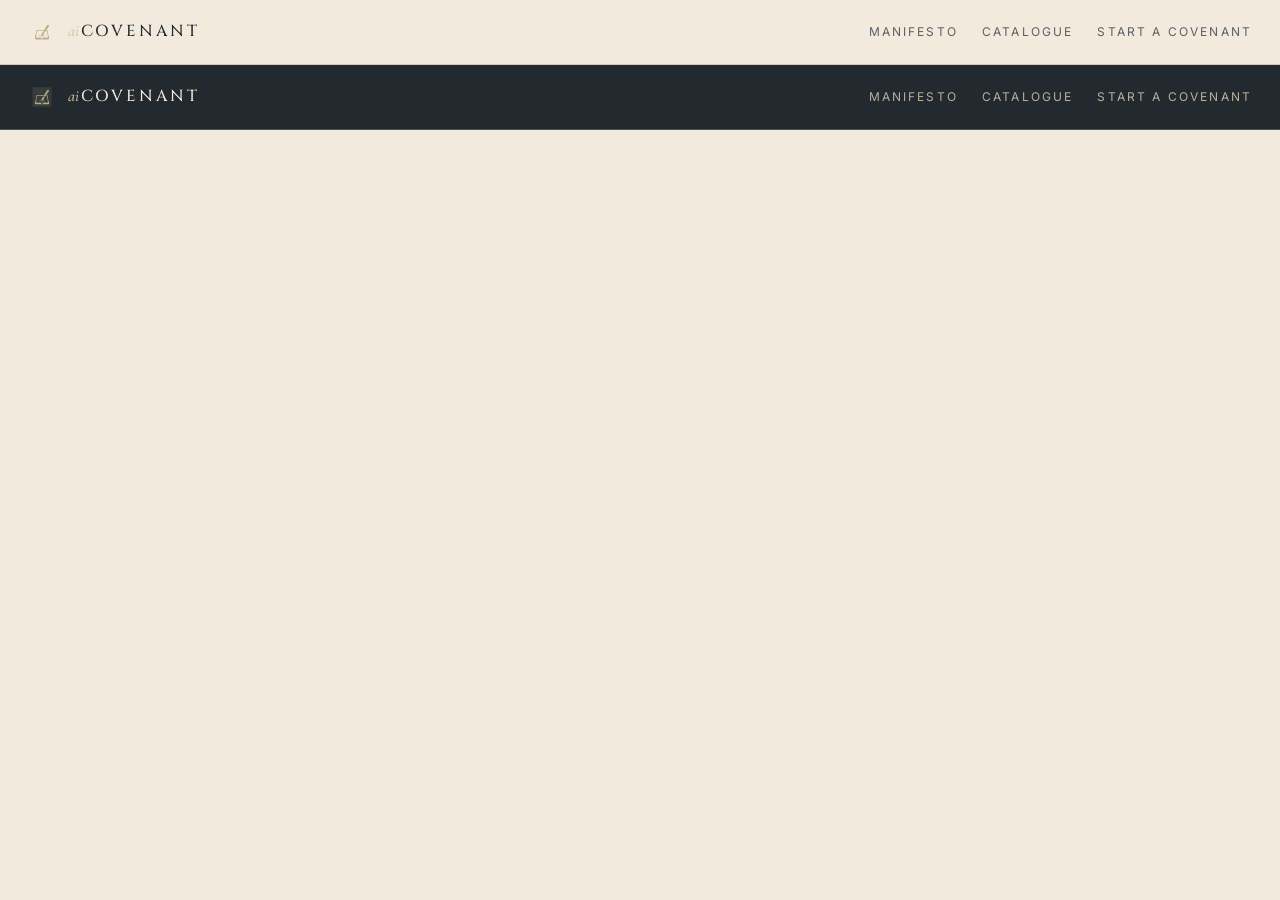
<file: design-handoff/aicovenants-design-system/project/preview/brand-header-lockup.html>
<!doctype html>
<html lang="en">
<head>
<meta charset="utf-8" />
<title>aiCOVENANTS — Header lockup</title>
<link rel="stylesheet" href="../colors_and_type.css" />
<style>
  body { margin: 0; background: var(--bg); color: var(--fg); font-family: var(--font-body); }
  .bar { display: flex; align-items: center; padding: 18px 28px; border-bottom: 1px solid var(--rule); }
  .bar.dark { background: var(--obsidian); color: var(--soft-ivory); border-color: var(--rule-on-dark); }
  .lockup { display: flex; align-items: center; gap: 12px; }
  .lockup img { width: 28px; height: 28px; object-fit: contain; }
  .word { font-family: var(--font-archival); font-size: 16px; letter-spacing: var(--track-archival); font-weight: 500; text-transform: uppercase; }
  .ai { font-family: var(--font-display); text-transform: lowercase; letter-spacing: 0.02em; font-weight: 500; font-style: italic; margin-right: 0.06em; color: var(--stone-gold); }
  nav { margin-left: auto; display: flex; gap: 24px; font-size: 12px; text-transform: uppercase; letter-spacing: var(--track-archival); color: var(--fg-muted); }
  .dark nav { color: #B6B0A2; }
</style>
</head>
<body>
  <div class="bar">
    <div class="lockup">
      <img src="../assets/mark-on-ivory.png" alt="" />
      <span class="word"><span class="ai">ai</span>COVENANT</span>
    </div>
    <nav><span>Manifesto</span><span>Catalogue</span><span>Start a covenant</span></nav>
  </div>
  <div class="bar dark">
    <div class="lockup">
      <img src="../assets/mark-on-charcoal.png" alt="" />
      <span class="word"><span class="ai">ai</span>COVENANT</span>
    </div>
    <nav><span>Manifesto</span><span>Catalogue</span><span>Start a covenant</span></nav>
  </div>
</body>
</html>
</file>
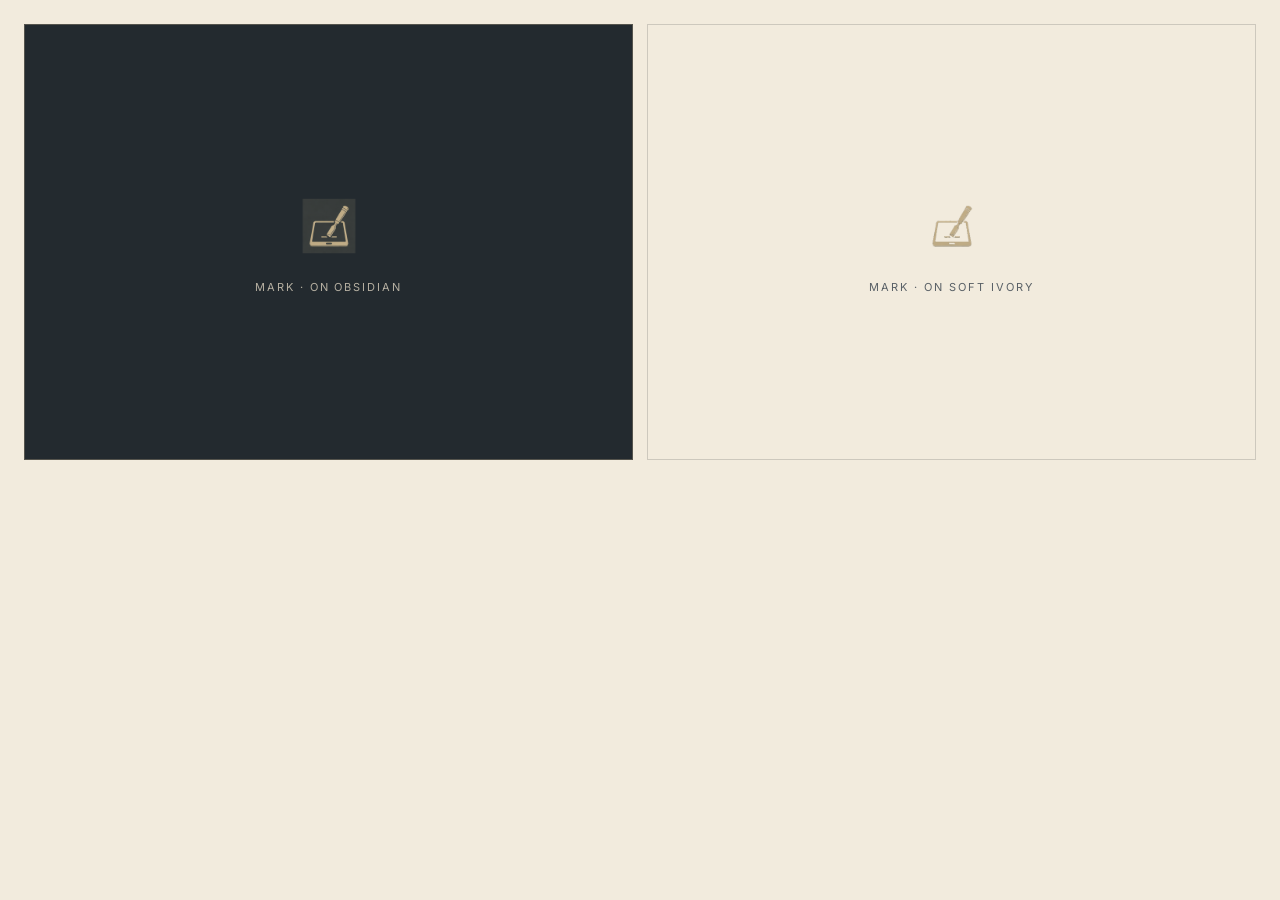
<file: design-handoff/aicovenants-design-system/project/preview/brand-mark.html>
<!doctype html>
<html lang="en">
<head>
<meta charset="utf-8" />
<title>aiCOVENANTS — Brand mark</title>
<link rel="stylesheet" href="../colors_and_type.css" />
<style>
  body { margin: 0; padding: 24px; background: var(--bg); color: var(--fg); font-family: var(--font-body); display: grid; grid-template-columns: 1fr 1fr; gap: 14px; }
  .panel { aspect-ratio: 1.4 / 1; display: flex; flex-direction: column; align-items: center; justify-content: center; gap: 14px; border: 1px solid var(--rule); }
  .panel.dark { background: var(--obsidian); color: var(--soft-ivory); border-color: var(--rule-on-dark); }
  .panel img { height: 78px; width: auto; }
  .lbl { font-size: 11px; text-transform: uppercase; letter-spacing: var(--track-archival); color: var(--fg-muted); }
  .panel.dark .lbl { color: #B6B0A2; }
</style>
</head>
<body>
  <div class="panel dark">
    <img src="../assets/mark-on-charcoal.png" alt="" />
    <span class="lbl">Mark · on Obsidian</span>
  </div>
  <div class="panel">
    <img src="../assets/mark-on-ivory.png" alt="" />
    <span class="lbl">Mark · on Soft Ivory</span>
  </div>
</body>
</html>
</file>
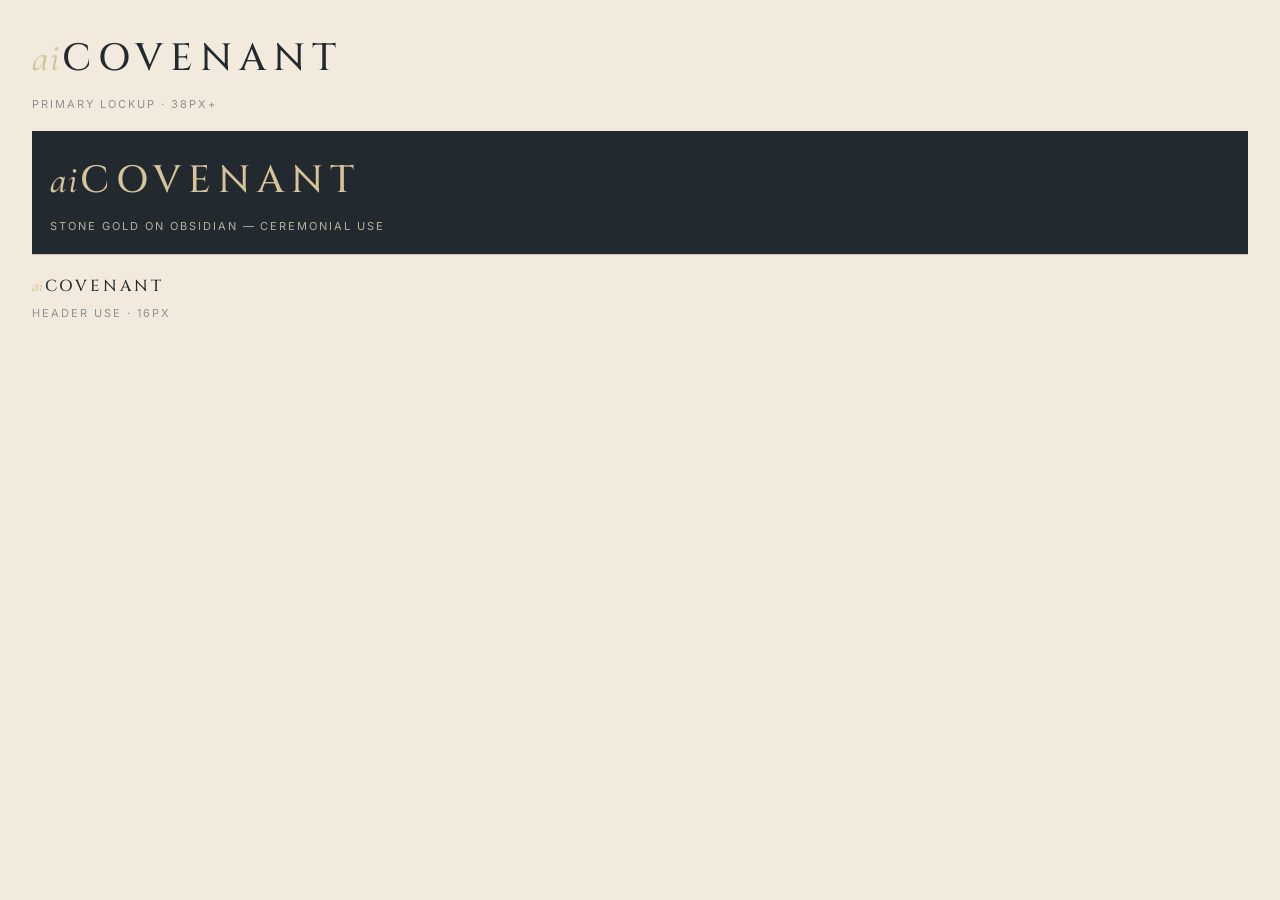
<file: design-handoff/aicovenants-design-system/project/preview/brand-wordmark.html>
<!doctype html>
<html lang="en">
<head>
<meta charset="utf-8" />
<title>aiCOVENANTS — Wordmark</title>
<link rel="stylesheet" href="../colors_and_type.css" />
<style>
  body { margin: 0; padding: 28px 32px; background: var(--bg); color: var(--fg); font-family: var(--font-body); }
  .row { padding: 18px 0; border-top: 1px solid var(--rule); }
  .row:first-of-type { border-top: 0; padding-top: 0; }
  .word { font-family: var(--font-archival); letter-spacing: var(--track-archival); font-weight: 500; text-transform: uppercase; }
  .ai { font-family: var(--font-display); text-transform: lowercase; letter-spacing: 0.02em; font-weight: 500; font-style: italic; margin-right: 0.06em; color: var(--stone-gold); }
  .meta { font-size: 11px; color: var(--fg-quiet); text-transform: uppercase; letter-spacing: var(--track-archival); margin-top: 6px; display: block; }
  .dark { background: var(--obsidian); color: var(--soft-ivory); padding: 18px; }
</style>
</head>
<body>
  <div class="row">
    <span class="word" style="font-size: 38px;"><span class="ai">ai</span>COVENANT</span>
    <span class="meta">Primary lockup · 38px+</span>
  </div>
  <div class="row dark">
    <span class="word" style="font-size: 38px; color: var(--stone-gold);"><span class="ai">ai</span>COVENANT</span>
    <span class="meta" style="color:#B6B0A2">Stone Gold on Obsidian — ceremonial use</span>
  </div>
  <div class="row">
    <span class="word" style="font-size: 16px;"><span class="ai">ai</span>COVENANT</span>
    <span class="meta">Header use · 16px</span>
  </div>
</body>
</html>
</file>
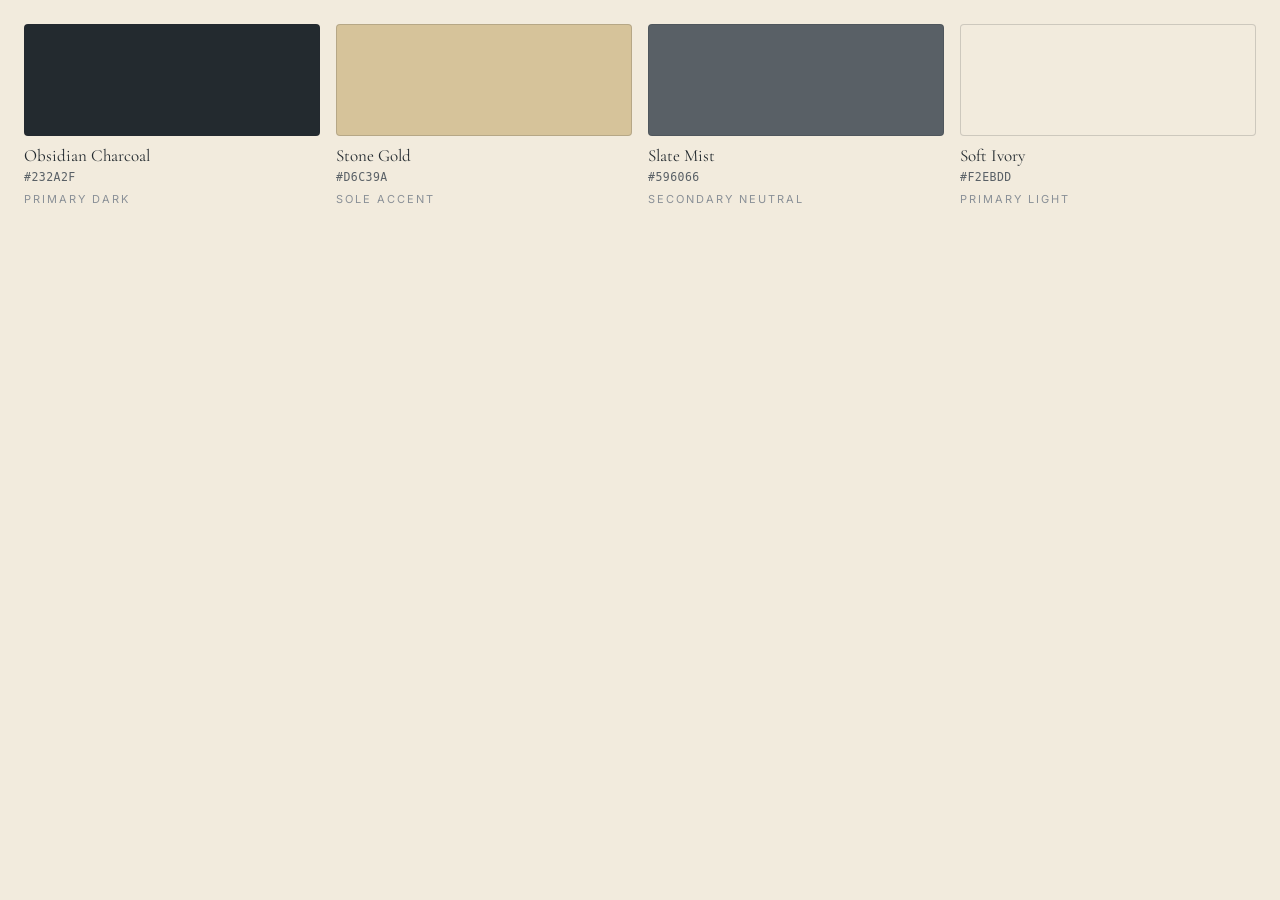
<file: design-handoff/aicovenants-design-system/project/preview/colors-palette.html>
<!doctype html>
<html lang="en">
<head>
<meta charset="utf-8" />
<title>aiCOVENANTS — Palette</title>
<link rel="stylesheet" href="../colors_and_type.css" />
<style>
  body { margin: 0; padding: 24px; background: var(--bg); }
  .grid { display: grid; grid-template-columns: repeat(4, 1fr); gap: 16px; }
  .swatch { display: flex; flex-direction: column; }
  .chip {
    height: 110px; border: 1px solid var(--rule); border-radius: var(--r-2);
  }
  .meta-row { display: flex; flex-direction: column; gap: 2px; padding-top: 10px; }
  .name { font-family: var(--font-display); font-size: 17px; line-height: 1.2; color: var(--fg); }
  .hex { font-family: var(--font-mono); font-size: 11.5px; color: var(--fg-muted); letter-spacing: 0.04em; }
  .role { font-family: var(--font-body); font-size: 11px; color: var(--fg-quiet); text-transform: uppercase; letter-spacing: var(--track-archival); margin-top: 2px; }
</style>
</head>
<body>
<div class="grid">
  <div class="swatch">
    <div class="chip" style="background:#232A2F"></div>
    <div class="meta-row">
      <span class="name">Obsidian Charcoal</span>
      <span class="hex">#232A2F</span>
      <span class="role">Primary dark</span>
    </div>
  </div>
  <div class="swatch">
    <div class="chip" style="background:#D6C39A"></div>
    <div class="meta-row">
      <span class="name">Stone Gold</span>
      <span class="hex">#D6C39A</span>
      <span class="role">Sole accent</span>
    </div>
  </div>
  <div class="swatch">
    <div class="chip" style="background:#596066"></div>
    <div class="meta-row">
      <span class="name">Slate Mist</span>
      <span class="hex">#596066</span>
      <span class="role">Secondary neutral</span>
    </div>
  </div>
  <div class="swatch">
    <div class="chip" style="background:#F2EBDD"></div>
    <div class="meta-row">
      <span class="name">Soft Ivory</span>
      <span class="hex">#F2EBDD</span>
      <span class="role">Primary light</span>
    </div>
  </div>
</div>
</body>
</html>
</file>
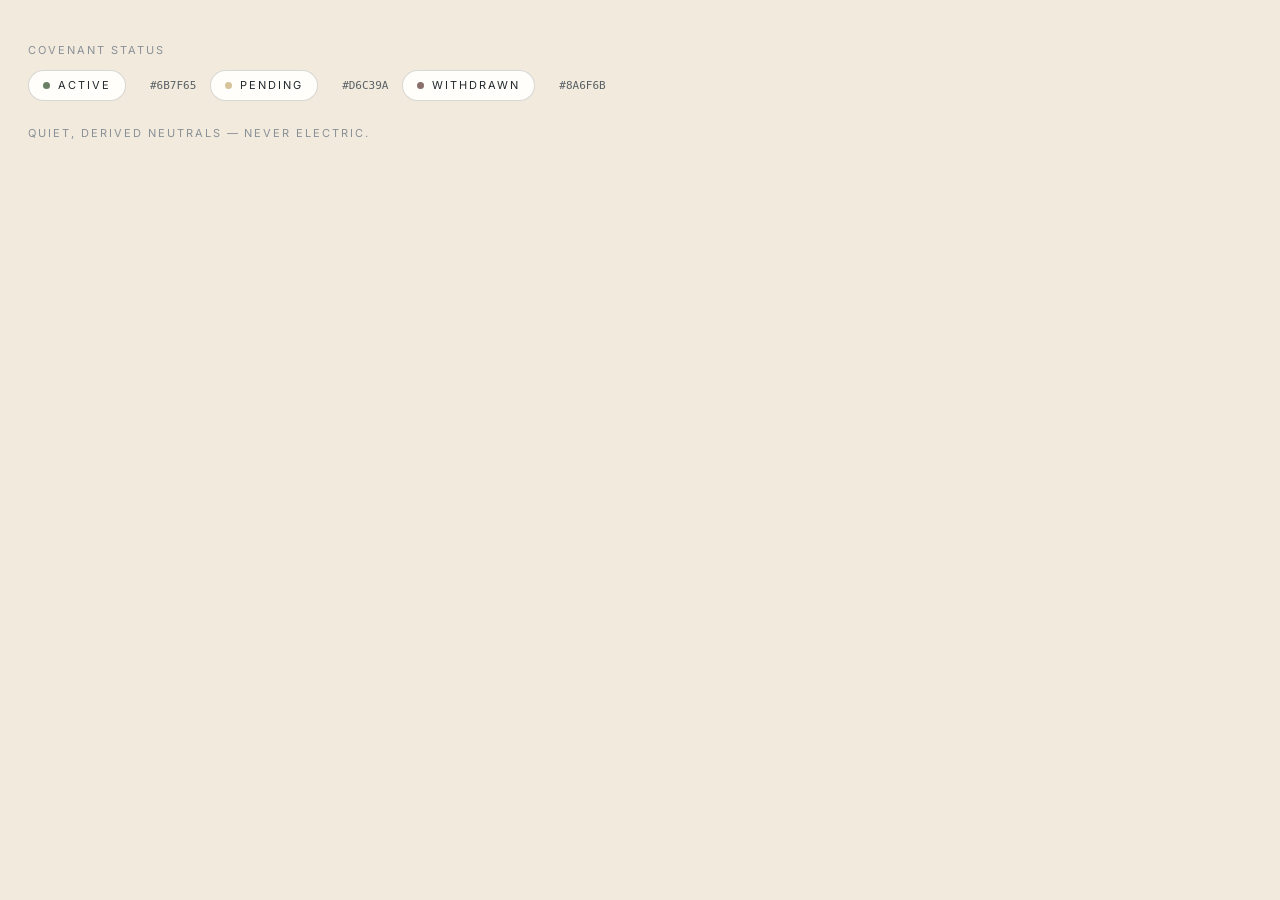
<file: design-handoff/aicovenants-design-system/project/preview/colors-status.html>
<!doctype html>
<html lang="en">
<head>
<meta charset="utf-8" />
<title>aiCOVENANTS — Status colours</title>
<link rel="stylesheet" href="../colors_and_type.css" />
<style>
  body { margin: 0; padding: 28px; background: var(--bg); font-family: var(--font-body); color: var(--fg); }
  .row { display: flex; gap: 14px; flex-wrap: wrap; align-items: center; }
  .chip {
    display: inline-flex; align-items: center; gap: 8px;
    border-radius: var(--r-pill);
    padding: 6px 14px;
    font-size: 11px; text-transform: uppercase; letter-spacing: var(--track-archival);
    border: 1px solid var(--rule);
    background: var(--surface);
  }
  .dot { width: 7px; height: 7px; border-radius: 50%; display: inline-block; }
  .label { font-size: 11px; color: var(--fg-quiet); text-transform: uppercase; letter-spacing: var(--track-archival); margin-top: 14px; display: block; }
  .hex { font-family: var(--font-mono); font-size: 11px; color: var(--fg-muted); margin-left: 10px; }
</style>
</head>
<body>
  <span class="label">Covenant status</span>
  <div class="row" style="margin-top:10px">
    <span class="chip"><span class="dot" style="background:#6B7F65"></span>Active</span>
    <span class="hex">#6B7F65</span>
    <span class="chip"><span class="dot" style="background:#D6C39A"></span>Pending</span>
    <span class="hex">#D6C39A</span>
    <span class="chip"><span class="dot" style="background:#8A6F6B"></span>Withdrawn</span>
    <span class="hex">#8A6F6B</span>
  </div>
  <span class="label" style="margin-top:24px">Quiet, derived neutrals — never electric.</span>
</body>
</html>
</file>
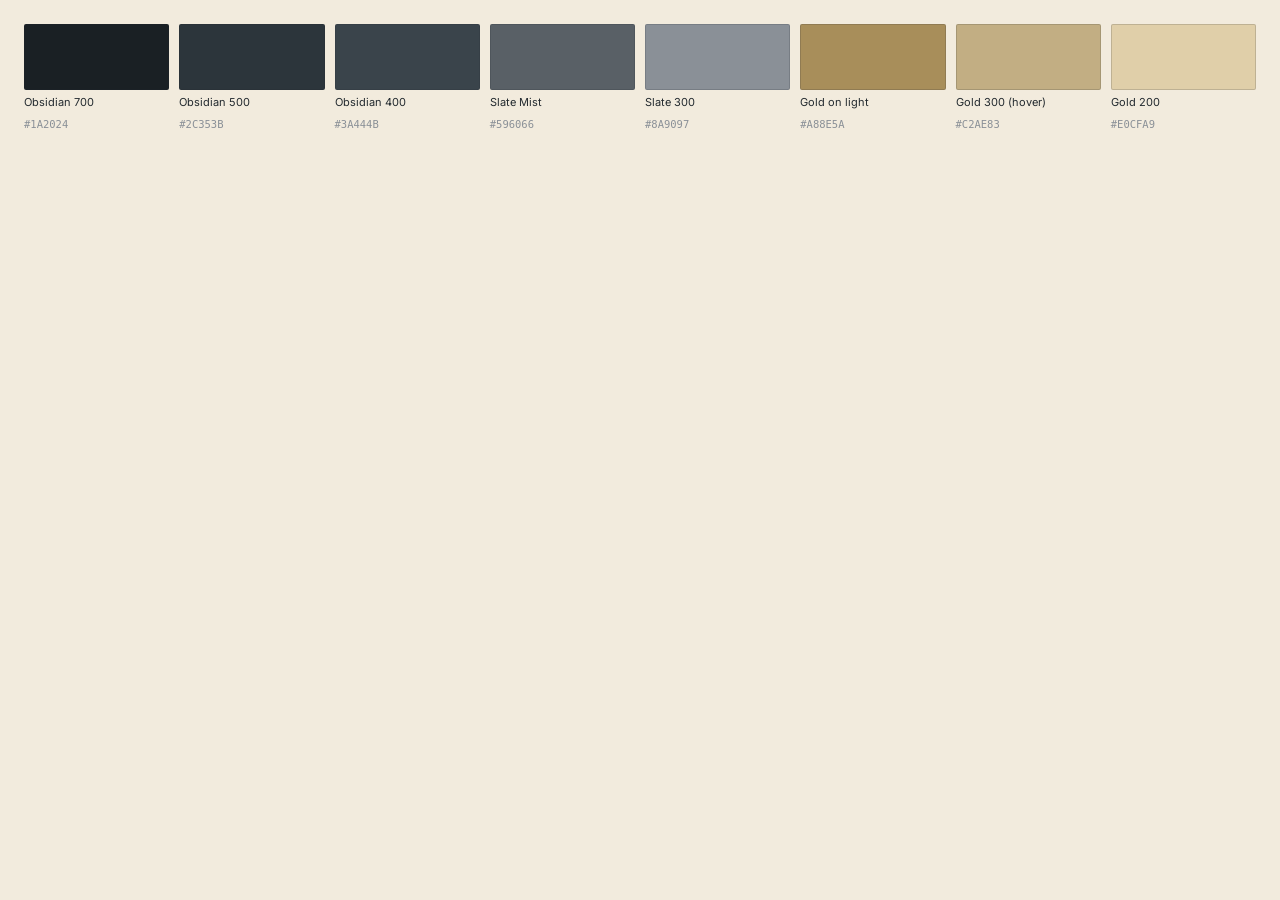
<file: design-handoff/aicovenants-design-system/project/preview/colors-tonal.html>
<!doctype html>
<html lang="en">
<head>
<meta charset="utf-8" />
<title>aiCOVENANTS — Tonal extensions</title>
<link rel="stylesheet" href="../colors_and_type.css" />
<style>
  body { margin: 0; padding: 24px; background: var(--bg); font-family: var(--font-body); color: var(--fg); }
  .row { display: grid; grid-template-columns: repeat(8, 1fr); gap: 10px; }
  .sw { display: flex; flex-direction: column; gap: 6px; }
  .chip { height: 64px; border: 1px solid var(--rule); border-radius: var(--r-1); }
  .lbl { font-size: 11px; line-height: 1.25; color: var(--fg); }
  .hex { font-family: var(--font-mono); font-size: 10.5px; color: var(--fg-quiet); }
</style>
</head>
<body>
<div class="row">
  <div class="sw"><div class="chip" style="background:#1A2024"></div><span class="lbl">Obsidian 700</span><span class="hex">#1A2024</span></div>
  <div class="sw"><div class="chip" style="background:#2C353B"></div><span class="lbl">Obsidian 500</span><span class="hex">#2C353B</span></div>
  <div class="sw"><div class="chip" style="background:#3A444B"></div><span class="lbl">Obsidian 400</span><span class="hex">#3A444B</span></div>
  <div class="sw"><div class="chip" style="background:#596066"></div><span class="lbl">Slate Mist</span><span class="hex">#596066</span></div>
  <div class="sw"><div class="chip" style="background:#8A9097"></div><span class="lbl">Slate 300</span><span class="hex">#8A9097</span></div>
  <div class="sw"><div class="chip" style="background:#A88E5A"></div><span class="lbl">Gold on light</span><span class="hex">#A88E5A</span></div>
  <div class="sw"><div class="chip" style="background:#C2AE83"></div><span class="lbl">Gold 300 (hover)</span><span class="hex">#C2AE83</span></div>
  <div class="sw"><div class="chip" style="background:#E0CFA9"></div><span class="lbl">Gold 200</span><span class="hex">#E0CFA9</span></div>
</div>
</body>
</html>
</file>
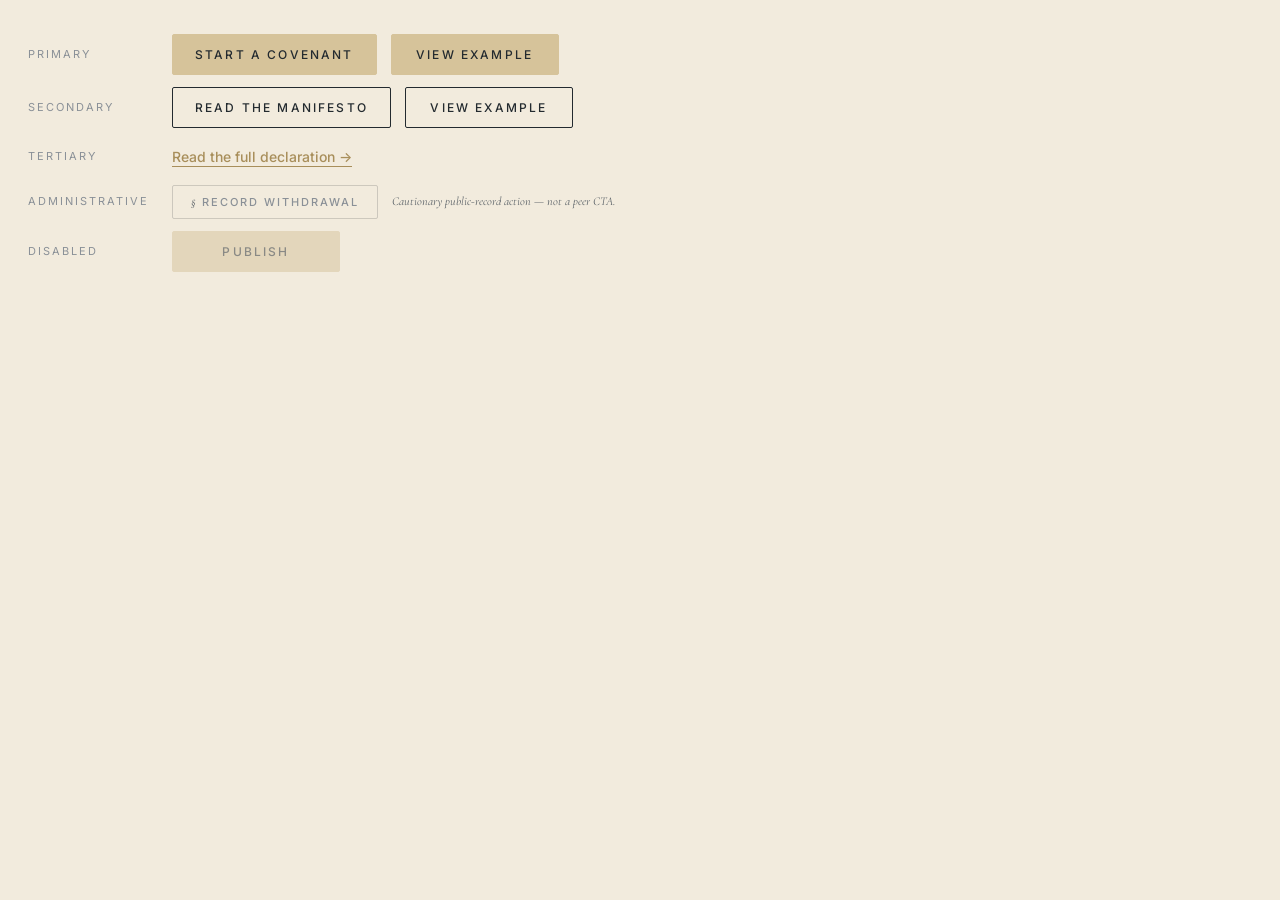
<file: design-handoff/aicovenants-design-system/project/preview/components-buttons.html>
<!doctype html>
<html lang="en">
<head>
<meta charset="utf-8" />
<title>aiCOVENANTS — Buttons</title>
<link rel="stylesheet" href="../colors_and_type.css" />
<style>
  body { margin: 0; padding: 28px; background: var(--bg); color: var(--fg); font-family: var(--font-body); }
  .row { display: flex; gap: 14px; align-items: center; flex-wrap: wrap; padding: 6px 0; }
  .lbl { width: 130px; font-size: 11px; color: var(--fg-quiet); text-transform: uppercase; letter-spacing: var(--track-archival); }
  .btn {
    font-family: var(--font-body);
    font-size: 12px; font-weight: 500;
    text-transform: uppercase; letter-spacing: var(--track-archival);
    padding: 12px 22px;
    min-width: 168px;
    border-radius: var(--r-1);
    border: 1px solid transparent;
    cursor: pointer;
    transition: background var(--dur-quick) var(--ease-archival), color var(--dur-quick) var(--ease-archival), border-color var(--dur-quick) var(--ease-archival);
  }
  .btn-primary { background: var(--stone-gold); color: var(--obsidian); border-color: var(--stone-gold); }
  .btn-primary:hover { background: var(--gold-300); border-color: var(--gold-300); }
  .btn-primary:active { box-shadow: inset 0 0 0 1px rgba(35,42,47,0.35); }
  .btn-secondary { background: transparent; color: var(--obsidian); border-color: var(--obsidian); }
  .btn-secondary:hover { background: var(--obsidian); color: var(--soft-ivory); }
  .btn-administrative {
    background: transparent;
    border: 1px solid var(--rule);
    color: var(--fg-quiet);
    font-size: 11px;
    letter-spacing: var(--track-archival);
    padding: 9px 18px;
    min-width: 0;
    text-transform: uppercase;
    font-weight: 500;
  }
  .btn-administrative .glyph { font-family: var(--font-display); font-style: italic; text-transform: none; letter-spacing: 0; margin-right: 7px; color: var(--fg-muted); }
  .btn-administrative:hover { color: var(--status-withdrawn); border-color: var(--status-withdrawn); background: rgba(138,111,107,0.06); }
  .btn-administrative:hover .glyph { color: var(--status-withdrawn); }
  .btn-text { background: transparent; border: 0; color: var(--accent-on-light); padding: 8px 0; text-transform: none; letter-spacing: 0; font-size: 14px; text-decoration: underline; text-underline-offset: 4px; text-decoration-thickness: 1px; }
  .btn-disabled { opacity: 0.5; cursor: not-allowed; }
</style>
</head>
<body>
  <div class="row"><span class="lbl">Primary</span><button class="btn btn-primary">Start a covenant</button><button class="btn btn-primary">View example</button></div>
  <div class="row"><span class="lbl">Secondary</span><button class="btn btn-secondary">Read the manifesto</button><button class="btn btn-secondary">View example</button></div>
  <div class="row"><span class="lbl">Tertiary</span><button class="btn btn-text">Read the full declaration →</button></div>
  <div class="row"><span class="lbl">Administrative</span><button class="btn btn-administrative"><span class="glyph">§</span>Record withdrawal</button><span class="lbl" style="width:auto;color:var(--fg-muted);text-transform:none;letter-spacing:0;font-size:12px;font-style:italic;font-family:var(--font-display)">Cautionary public-record action — not a peer CTA.</span></div>
  <div class="row"><span class="lbl">Disabled</span><button class="btn btn-primary btn-disabled" disabled>Publish</button></div>
</body>
</html>
</file>
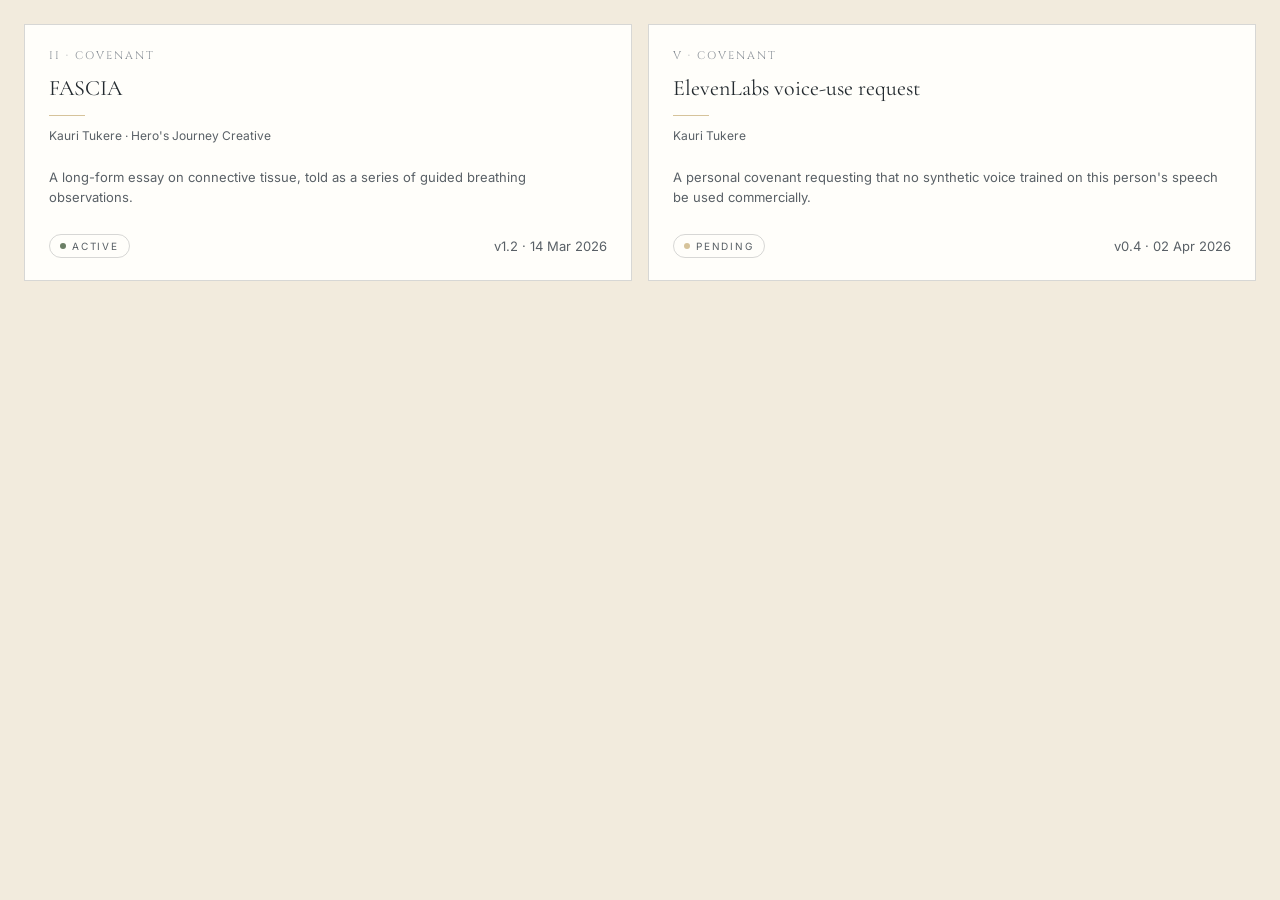
<file: design-handoff/aicovenants-design-system/project/preview/components-card.html>
<!doctype html>
<html lang="en">
<head>
<meta charset="utf-8" />
<title>aiCOVENANTS — Catalogue card</title>
<link rel="stylesheet" href="../colors_and_type.css" />
<style>
  body { margin: 0; padding: 24px; background: var(--bg); color: var(--fg); font-family: var(--font-body); }
  .grid { display: grid; grid-template-columns: 1fr 1fr; gap: 16px; }
  .card {
    border: 1px solid var(--rule);
    background: var(--surface);
    padding: 22px 24px;
    display: flex; flex-direction: column; gap: 10px;
    transition: border-color var(--dur-quick) var(--ease-archival);
  }
  .card:hover { border-color: var(--rule-strong); }
  .roman { font-family: var(--font-archival); font-size: 11px; letter-spacing: var(--track-archival); color: var(--fg-quiet); }
  .title { font-family: var(--font-display); font-size: 22px; line-height: 1.2; color: var(--fg); }
  .creator { font-size: 12px; color: var(--fg-muted); }
  .desc { font-size: 13px; color: var(--fg-muted); line-height: 1.5; }
  .row { display: flex; align-items: center; justify-content: space-between; margin-top: 4px; }
  .chip { display: inline-flex; align-items: center; gap: 6px; border: 1px solid var(--rule); border-radius: var(--r-pill); padding: 3px 10px; font-size: 10px; text-transform: uppercase; letter-spacing: var(--track-archival); color: var(--fg-muted); }
  .dot { width: 6px; height: 6px; border-radius: 50%; }
  .accent-line { height: 1px; background: var(--stone-gold); width: 36px; margin-top: 4px; }
</style>
</head>
<body>
<div class="grid">
  <div class="card">
    <span class="roman">II ·  COVENANT</span>
    <span class="title">FASCIA</span>
    <div class="accent-line"></div>
    <span class="creator">Kauri Tukere · Hero's Journey Creative</span>
    <p class="desc">A long-form essay on connective tissue, told as a series of guided breathing observations.</p>
    <div class="row">
      <span class="chip"><span class="dot" style="background:#6B7F65"></span>Active</span>
      <span class="meta">v1.2 · 14 Mar 2026</span>
    </div>
  </div>
  <div class="card">
    <span class="roman">V ·  COVENANT</span>
    <span class="title">ElevenLabs voice-use request</span>
    <div class="accent-line"></div>
    <span class="creator">Kauri Tukere</span>
    <p class="desc">A personal covenant requesting that no synthetic voice trained on this person's speech be used commercially.</p>
    <div class="row">
      <span class="chip"><span class="dot" style="background:#D6C39A"></span>Pending</span>
      <span class="meta">v0.4 · 02 Apr 2026</span>
    </div>
  </div>
</div>
</body>
</html>
</file>
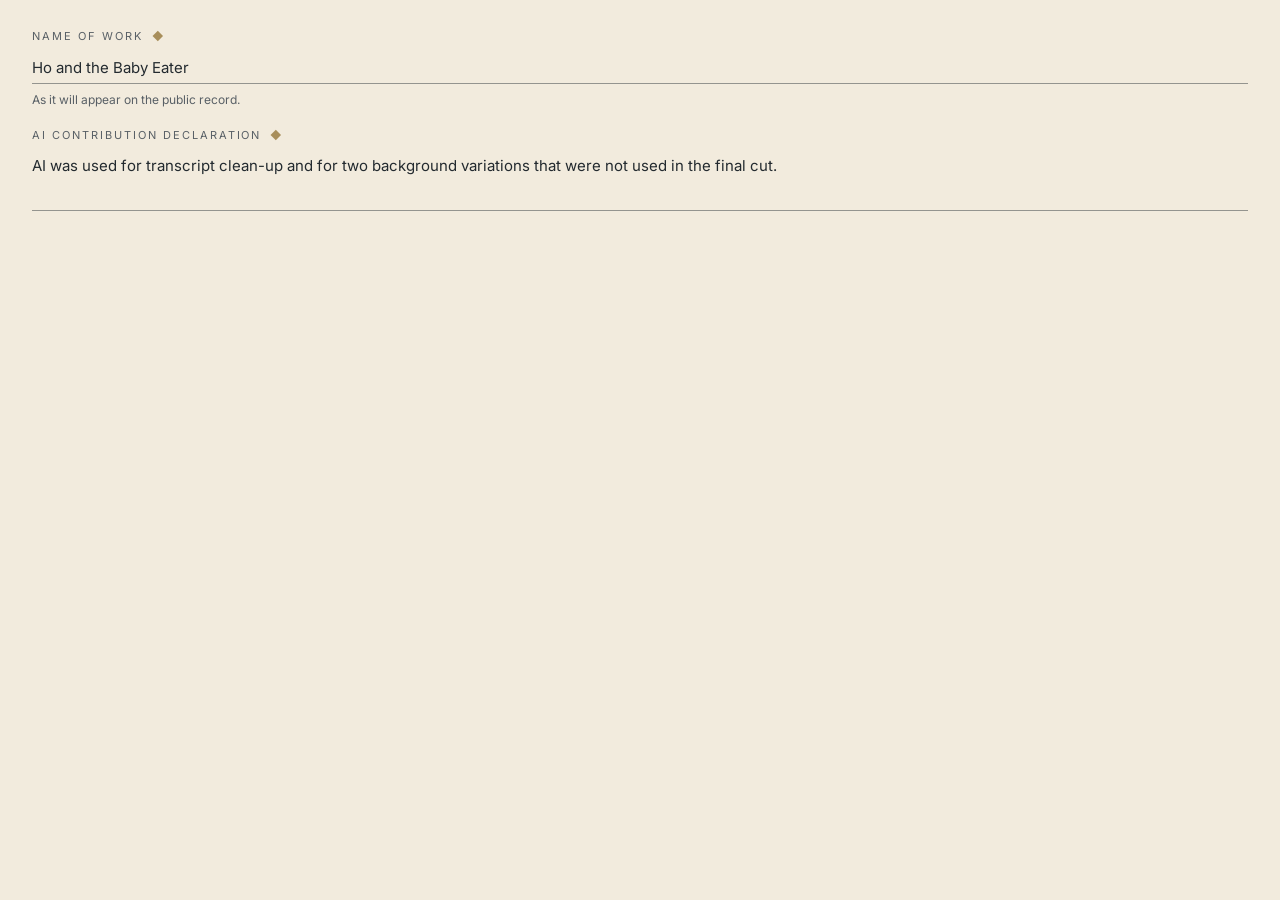
<file: design-handoff/aicovenants-design-system/project/preview/components-forms.html>
<!doctype html>
<html lang="en">
<head>
<meta charset="utf-8" />
<title>aiCOVENANTS — Form fields</title>
<link rel="stylesheet" href="../colors_and_type.css" />
<style>
  body { margin: 0; padding: 28px 32px; background: var(--bg); color: var(--fg); font-family: var(--font-body); }
  .field { display: flex; flex-direction: column; gap: 6px; padding-bottom: 18px; }
  label { font-size: 11px; text-transform: uppercase; letter-spacing: var(--track-archival); color: var(--fg-muted); }
  label .req { color: var(--accent-on-light); margin-left: 4px; }
  input, textarea {
    font-family: var(--font-body); font-size: 15px; color: var(--fg);
    background: transparent;
    border: 0; border-bottom: 1px solid var(--rule-strong);
    padding: 6px 0;
    outline: none;
  }
  input:focus, textarea:focus { border-bottom-color: var(--accent-on-light); }
  textarea { resize: none; min-height: 48px; }
  .help { font-size: 12px; color: var(--fg-muted); }
</style>
</head>
<body>
  <div class="field">
    <label for="work">Name of work <span class="req">◆</span></label>
    <input id="work" type="text" value="Ho and the Baby Eater" />
    <span class="help">As it will appear on the public record.</span>
  </div>
  <div class="field">
    <label for="ai">AI contribution declaration <span class="req">◆</span></label>
    <textarea id="ai">AI was used for transcript clean-up and for two background variations that were not used in the final cut.</textarea>
  </div>
</body>
</html>
</file>
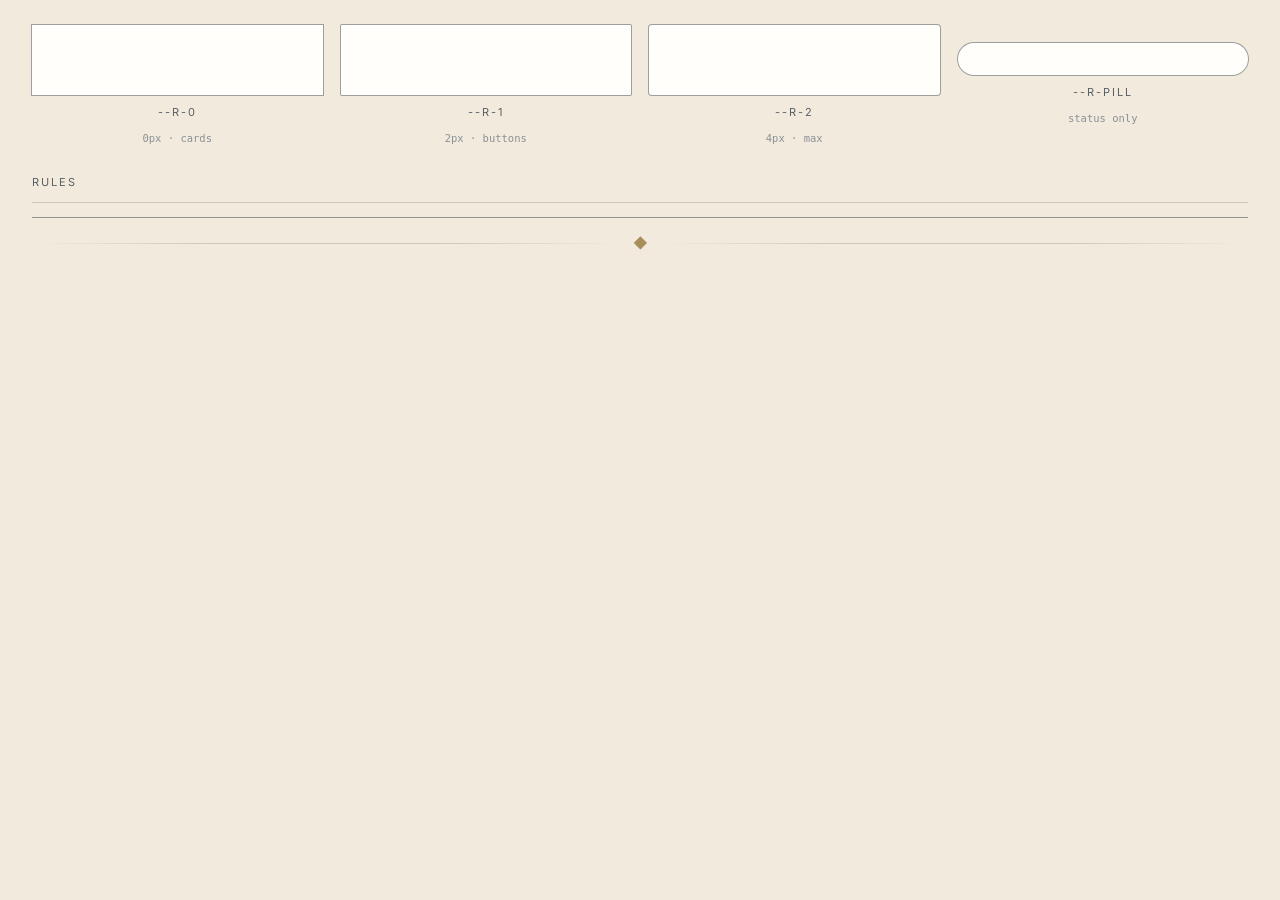
<file: design-handoff/aicovenants-design-system/project/preview/spacing-radii-rules.html>
<!doctype html>
<html lang="en">
<head>
<meta charset="utf-8" />
<title>aiCOVENANTS — Radii & rules</title>
<link rel="stylesheet" href="../colors_and_type.css" />
<style>
  body { margin: 0; padding: 24px 32px; background: var(--bg); color: var(--fg); font-family: var(--font-body); }
  .grid { display: grid; grid-template-columns: repeat(4, 1fr); gap: 18px; }
  .item { display: flex; flex-direction: column; gap: 8px; align-items: center; }
  .swatch { width: 100%; height: 70px; background: var(--surface); border: 1px solid var(--rule-strong); }
  .lbl { font-size: 11px; color: var(--fg-muted); text-transform: uppercase; letter-spacing: var(--track-archival); }
  .meta { font-family: var(--font-mono); font-size: 10.5px; color: var(--fg-quiet); }
  .section { margin-top: 22px; }
  .rule-demo { display: flex; flex-direction: column; gap: 14px; padding-top: 8px; }
  .hairline { height: 1px; background: var(--rule); }
  .hairline-strong { height: 1px; background: var(--rule-strong); }
  .lozenge-row { display: flex; align-items: center; gap: 12px; color: var(--accent-on-light); font-size: 14px; }
  .lozenge-row::before, .lozenge-row::after { content: ""; flex: 1; height: 1px; background: linear-gradient(to right, transparent, var(--rule) 30%, var(--rule) 70%, transparent); }
</style>
</head>
<body>
<div class="grid">
  <div class="item"><div class="swatch" style="border-radius:0"></div><span class="lbl">--r-0</span><span class="meta">0px · cards</span></div>
  <div class="item"><div class="swatch" style="border-radius:2px"></div><span class="lbl">--r-1</span><span class="meta">2px · buttons</span></div>
  <div class="item"><div class="swatch" style="border-radius:4px"></div><span class="lbl">--r-2</span><span class="meta">4px · max</span></div>
  <div class="item"><div class="swatch" style="border-radius:999px; height:32px; margin-top:18px;"></div><span class="lbl">--r-pill</span><span class="meta">status only</span></div>
</div>
<div class="section">
  <span class="lbl">Rules</span>
  <div class="rule-demo">
    <div class="hairline" title="--rule"></div>
    <div class="hairline-strong" title="--rule-strong"></div>
    <div class="lozenge-row">◆</div>
  </div>
</div>
</body>
</html>
</file>
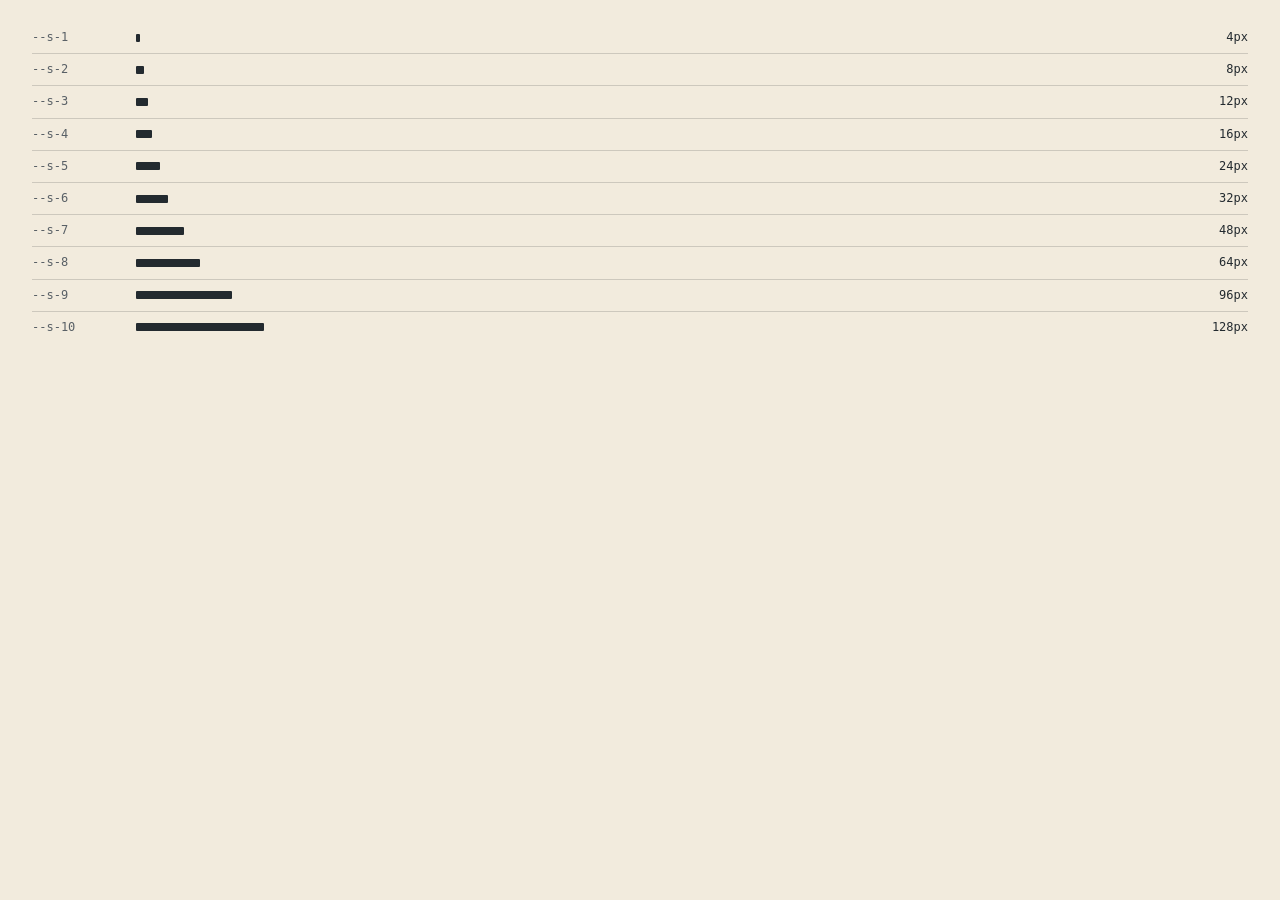
<file: design-handoff/aicovenants-design-system/project/preview/spacing-scale.html>
<!doctype html>
<html lang="en">
<head>
<meta charset="utf-8" />
<title>aiCOVENANTS — Spacing scale</title>
<link rel="stylesheet" href="../colors_and_type.css" />
<style>
  body { margin: 0; padding: 22px 32px; background: var(--bg); color: var(--fg); font-family: var(--font-body); }
  .row { display: grid; grid-template-columns: 90px 1fr 60px; gap: 14px; align-items: center; padding: 6px 0; border-top: 1px solid var(--rule); font-size: 12px; }
  .row:first-of-type { border-top: 0; }
  .token { font-family: var(--font-mono); color: var(--fg-muted); }
  .bar { height: 8px; background: var(--obsidian); border-radius: 1px; }
  .px { font-family: var(--font-mono); color: var(--fg); text-align: right; }
</style>
</head>
<body>
  <div class="row"><span class="token">--s-1</span><div class="bar" style="width:4px"></div><span class="px">4px</span></div>
  <div class="row"><span class="token">--s-2</span><div class="bar" style="width:8px"></div><span class="px">8px</span></div>
  <div class="row"><span class="token">--s-3</span><div class="bar" style="width:12px"></div><span class="px">12px</span></div>
  <div class="row"><span class="token">--s-4</span><div class="bar" style="width:16px"></div><span class="px">16px</span></div>
  <div class="row"><span class="token">--s-5</span><div class="bar" style="width:24px"></div><span class="px">24px</span></div>
  <div class="row"><span class="token">--s-6</span><div class="bar" style="width:32px"></div><span class="px">32px</span></div>
  <div class="row"><span class="token">--s-7</span><div class="bar" style="width:48px"></div><span class="px">48px</span></div>
  <div class="row"><span class="token">--s-8</span><div class="bar" style="width:64px"></div><span class="px">64px</span></div>
  <div class="row"><span class="token">--s-9</span><div class="bar" style="width:96px"></div><span class="px">96px</span></div>
  <div class="row"><span class="token">--s-10</span><div class="bar" style="width:128px"></div><span class="px">128px</span></div>
</body>
</html>
</file>
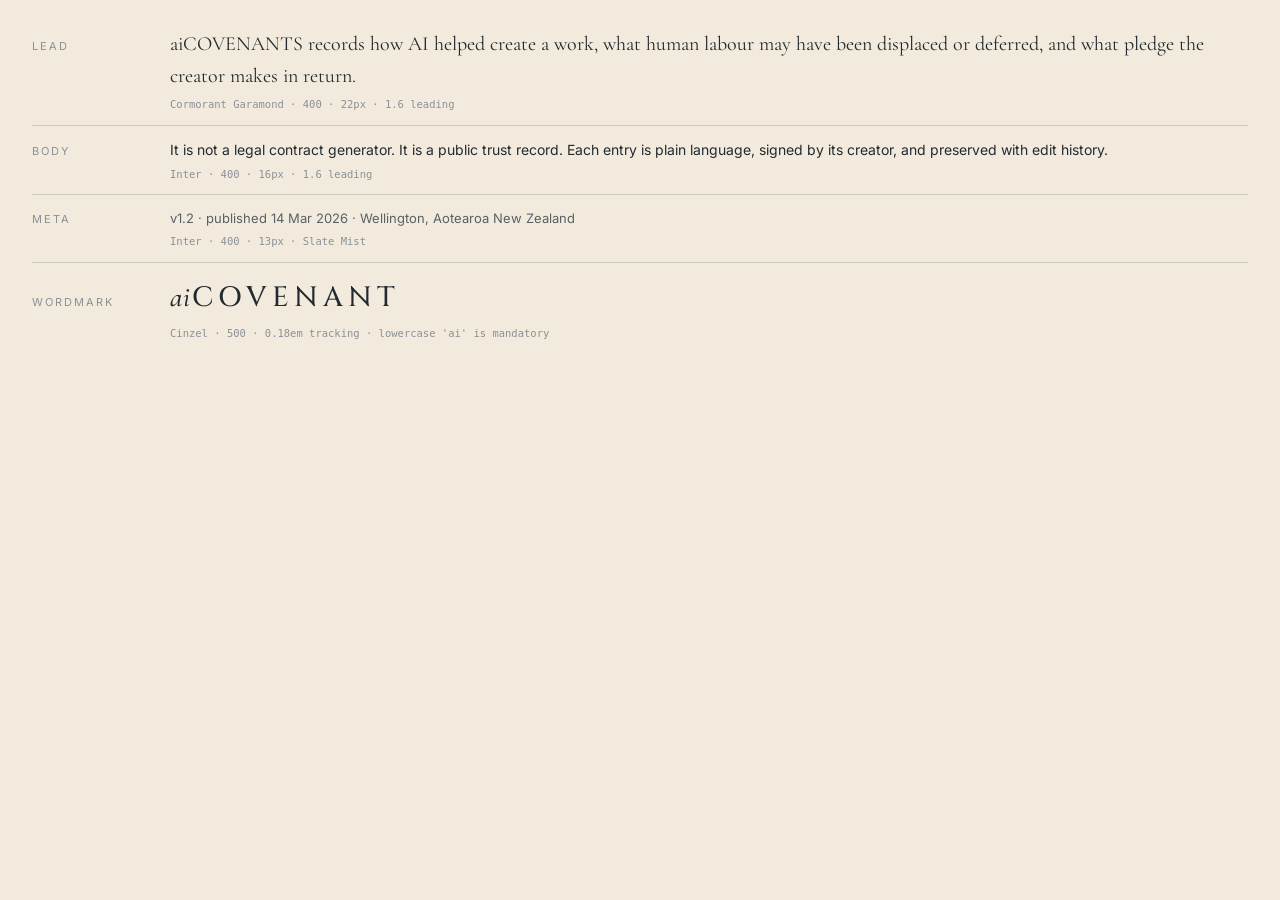
<file: design-handoff/aicovenants-design-system/project/preview/type-body.html>
<!doctype html>
<html lang="en">
<head>
<meta charset="utf-8" />
<title>aiCOVENANTS — Body type</title>
<link rel="stylesheet" href="../colors_and_type.css" />
<style>
  body { margin: 0; padding: 28px 32px; background: var(--bg); color: var(--fg); }
  .specimen { display: grid; grid-template-columns: 110px 1fr; gap: 28px; align-items: baseline; padding: 12px 0; border-top: 1px solid var(--rule); }
  .specimen:first-of-type { border-top: 0; padding-top: 0; }
  .role { font-family: var(--font-body); font-size: 11px; color: var(--fg-quiet); text-transform: uppercase; letter-spacing: var(--track-archival); padding-top: 4px; }
  .meta { display: block; margin-top: 4px; font-family: var(--font-mono); font-size: 10.5px; color: var(--fg-quiet); }
</style>
</head>
<body>
  <div class="specimen">
    <span class="role">Lead</span>
    <div>
      <div style="font-family:var(--font-display); font-size:20px; line-height:1.6; color:var(--fg);">aiCOVENANTS records how AI helped create a work, what human labour may have been displaced or deferred, and what pledge the creator makes in return.</div>
      <span class="meta">Cormorant Garamond · 400 · 22px · 1.6 leading</span>
    </div>
  </div>
  <div class="specimen">
    <span class="role">Body</span>
    <div>
      <div style="font-family:var(--font-body); font-size:14px; line-height:1.7; color:var(--fg);">It is not a legal contract generator. It is a public trust record. Each entry is plain language, signed by its creator, and preserved with edit history.</div>
      <span class="meta">Inter · 400 · 16px · 1.6 leading</span>
    </div>
  </div>
  <div class="specimen">
    <span class="role">Meta</span>
    <div>
      <div style="font-family:var(--font-body); font-size:13px; color:var(--fg-muted);">v1.2 · published 14 Mar 2026 · Wellington, Aotearoa New Zealand</div>
      <span class="meta">Inter · 400 · 13px · Slate Mist</span>
    </div>
  </div>
  <div class="specimen">
    <span class="role">Wordmark</span>
    <div>
      <span class="wordmark" style="font-size:28px;"><span class="wordmark-ai">ai</span>COVENANT</span>
      <span class="meta">Cinzel · 500 · 0.18em tracking · lowercase 'ai' is mandatory</span>
    </div>
  </div>
</body>
</html>
</file>
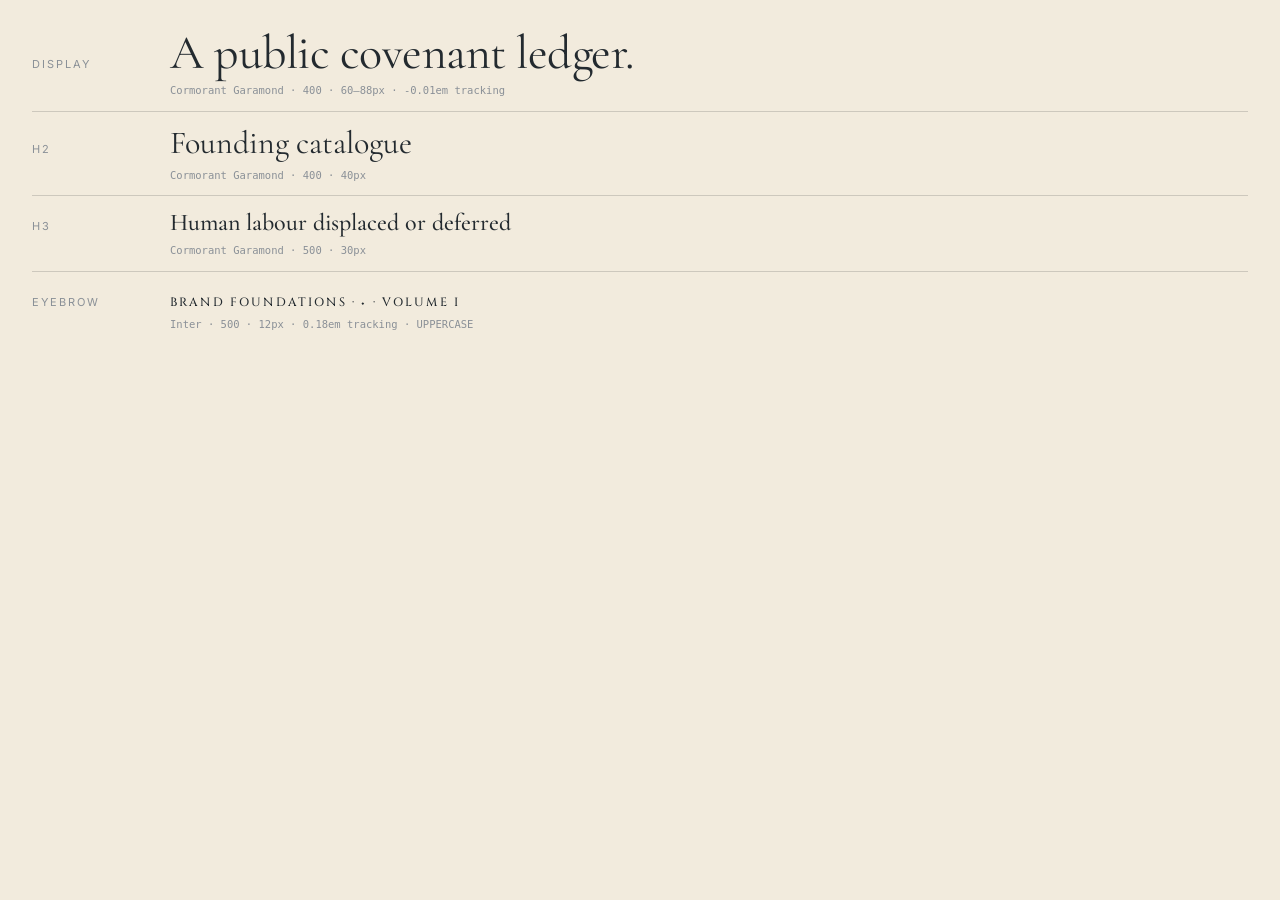
<file: design-handoff/aicovenants-design-system/project/preview/type-display.html>
<!doctype html>
<html lang="en">
<head>
<meta charset="utf-8" />
<title>aiCOVENANTS — Display type</title>
<link rel="stylesheet" href="../colors_and_type.css" />
<style>
  body { margin: 0; padding: 28px 32px; background: var(--bg); color: var(--fg); }
  .specimen { display: grid; grid-template-columns: 110px 1fr; gap: 28px; align-items: baseline; padding: 12px 0; border-top: 1px solid var(--rule); }
  .specimen:first-of-type { border-top: 0; padding-top: 0; }
  .role { font-family: var(--font-body); font-size: 11px; color: var(--fg-quiet); text-transform: uppercase; letter-spacing: var(--track-archival); padding-top: 10px; }
  .ex { font-family: var(--font-display); color: var(--fg); }
  .ex.eyebrow { font-family: var(--font-archival); font-size: 12px; text-transform: uppercase; letter-spacing: var(--track-archival); }
  .meta { display: block; margin-top: 4px; font-family: var(--font-mono); font-size: 10.5px; color: var(--fg-quiet); }
</style>
</head>
<body>
  <div class="specimen">
    <span class="role">Display</span>
    <div>
      <div class="ex" style="font-size:48px; line-height:1.05; letter-spacing:-0.01em">A public covenant ledger.</div>
      <span class="meta">Cormorant Garamond · 400 · 60–88px · -0.01em tracking</span>
    </div>
  </div>
  <div class="specimen">
    <span class="role">H2</span>
    <div>
      <div class="ex" style="font-size:32px; line-height:1.2">Founding catalogue</div>
      <span class="meta">Cormorant Garamond · 400 · 40px</span>
    </div>
  </div>
  <div class="specimen">
    <span class="role">H3</span>
    <div>
      <div class="ex" style="font-size:24px; line-height:1.25; font-weight:500">Human labour displaced or deferred</div>
      <span class="meta">Cormorant Garamond · 500 · 30px</span>
    </div>
  </div>
  <div class="specimen">
    <span class="role">Eyebrow</span>
    <div>
      <div class="ex eyebrow">Brand foundations · ◆ · Volume I</div>
      <span class="meta">Inter · 500 · 12px · 0.18em tracking · UPPERCASE</span>
    </div>
  </div>
</body>
</html>
</file>
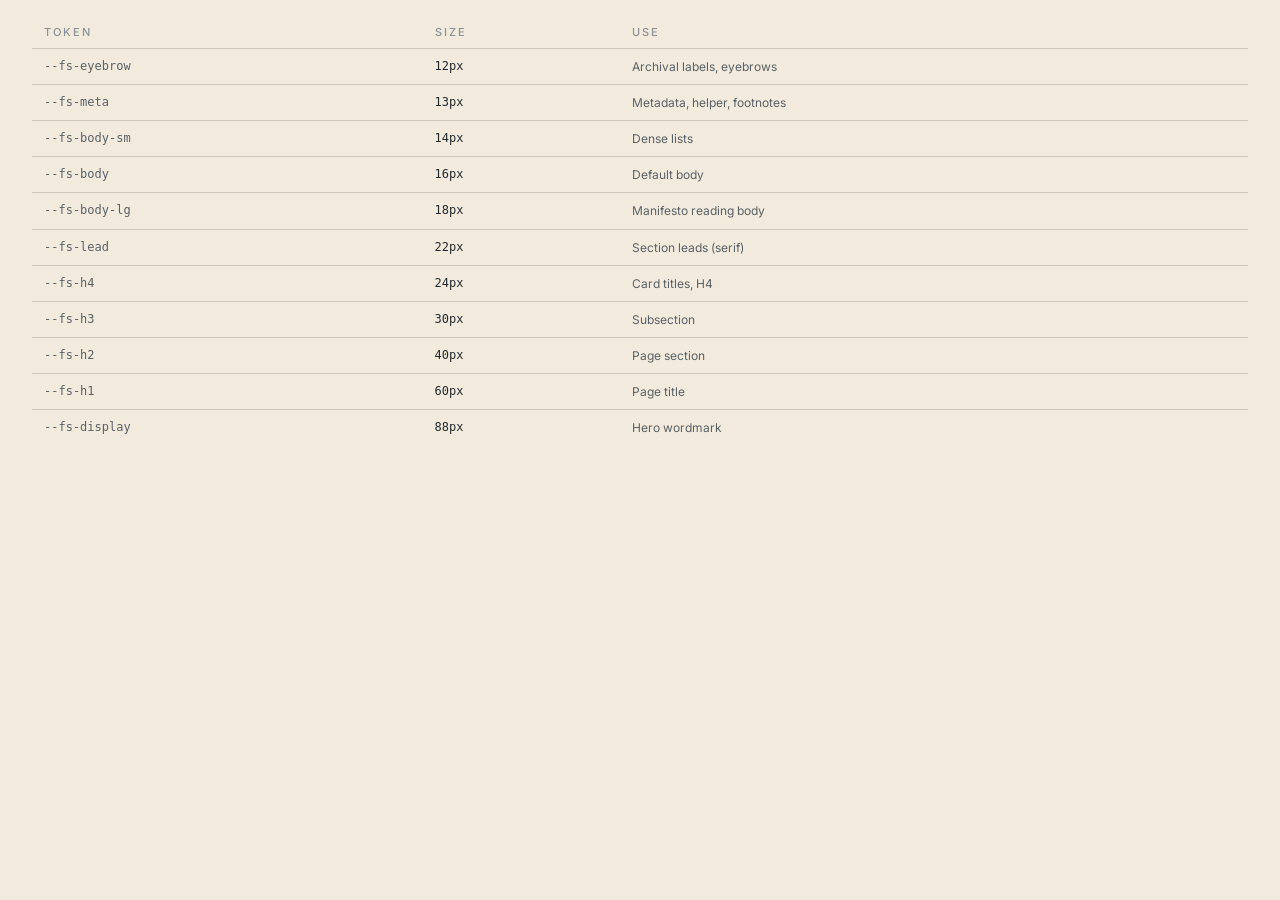
<file: design-handoff/aicovenants-design-system/project/preview/type-scale.html>
<!doctype html>
<html lang="en">
<head>
<meta charset="utf-8" />
<title>aiCOVENANTS — Type scale</title>
<link rel="stylesheet" href="../colors_and_type.css" />
<style>
  body { margin: 0; padding: 24px 32px; background: var(--bg); color: var(--fg); }
  table { width: 100%; border-collapse: collapse; font-family: var(--font-body); font-size: 12px; }
  th, td { text-align: left; padding: 8px 12px; border-top: 1px solid var(--rule); }
  thead th { border-top: 0; padding-top: 0; padding-bottom: 6px; font-size: 11px; text-transform: uppercase; letter-spacing: var(--track-archival); color: var(--fg-quiet); font-weight: 500; }
  td.token { font-family: var(--font-mono); color: var(--fg-muted); }
  td.size { font-family: var(--font-mono); color: var(--fg); }
  td.role { color: var(--fg-muted); }
</style>
</head>
<body>
<table>
<thead><tr><th>Token</th><th>Size</th><th>Use</th></tr></thead>
<tbody>
<tr><td class="token">--fs-eyebrow</td><td class="size">12px</td><td class="role">Archival labels, eyebrows</td></tr>
<tr><td class="token">--fs-meta</td><td class="size">13px</td><td class="role">Metadata, helper, footnotes</td></tr>
<tr><td class="token">--fs-body-sm</td><td class="size">14px</td><td class="role">Dense lists</td></tr>
<tr><td class="token">--fs-body</td><td class="size">16px</td><td class="role">Default body</td></tr>
<tr><td class="token">--fs-body-lg</td><td class="size">18px</td><td class="role">Manifesto reading body</td></tr>
<tr><td class="token">--fs-lead</td><td class="size">22px</td><td class="role">Section leads (serif)</td></tr>
<tr><td class="token">--fs-h4</td><td class="size">24px</td><td class="role">Card titles, H4</td></tr>
<tr><td class="token">--fs-h3</td><td class="size">30px</td><td class="role">Subsection</td></tr>
<tr><td class="token">--fs-h2</td><td class="size">40px</td><td class="role">Page section</td></tr>
<tr><td class="token">--fs-h1</td><td class="size">60px</td><td class="role">Page title</td></tr>
<tr><td class="token">--fs-display</td><td class="size">88px</td><td class="role">Hero wordmark</td></tr>
</tbody>
</table>
</body>
</html>
</file>
<file: design-handoff/aicovenants-design-system/project/colors_and_type.css>
/* aiCOVENANTS — Design tokens
 * Palette: Obsidian Charcoal · Stone Gold · Slate Mist · Soft Ivory
 * Type: Cormorant Garamond (display/serif) + Inter (body/UI)
 * Mood: public archive, civic trust record, philosophical journal — restrained.
 */

@import url('https://fonts.googleapis.com/css2?family=Cormorant+Garamond:wght@300;400;500;600;700&family=Cinzel:wght@400;500;600&family=Inter:wght@300;400;500;600;700&display=swap');

:root {
  /* ── Brand palette ───────────────────────────────────── */
  --obsidian: #232A2F;          /* primary dark */
  --stone-gold: #D6C39A;        /* primary accent */
  --slate-mist: #596066;        /* secondary neutral */
  --soft-ivory: #F2EBDD;        /* primary light */

  /* Tonal extensions (derived, used sparingly) */
  --obsidian-700: #1A2024;      /* deeper than obsidian for ceremonial bands */
  --obsidian-500: #2C353B;      /* card surface on dark */
  --obsidian-400: #3A444B;      /* hairline on dark */
  --gold-300: #C2AE83;          /* hover/pressed gold */
  --gold-200: #E0CFA9;          /* lighter gold for fills */
  --slate-300: #8A9097;         /* meta text on light */
  --ivory-200: #E8E0CE;         /* divider on ivory */
  --ivory-100: #FAF6EC;         /* faint surface above ivory */

  /* ── Semantic colours ────────────────────────────────── */
  --bg: var(--soft-ivory);
  --bg-deep: var(--obsidian);
  --surface: #FFFEFA;
  --surface-deep: var(--obsidian-500);

  --fg: var(--obsidian);
  --fg-muted: var(--slate-mist);
  --fg-quiet: var(--slate-300);
  --fg-on-dark: var(--soft-ivory);
  --fg-on-dark-muted: #B6B0A2;

  --accent: var(--stone-gold);
  --accent-hover: var(--gold-300);
  --accent-on-light: #A88E5A;   /* gold dark enough to read on ivory */

  --rule: rgba(35, 42, 47, 0.18);
  --rule-strong: rgba(35, 42, 47, 0.45);
  --rule-on-dark: rgba(214, 195, 154, 0.28);
  --rule-on-dark-strong: rgba(214, 195, 154, 0.55);

  --status-active: #6B7F65;     /* a quiet green */
  --status-pending: var(--stone-gold);
  --status-withdrawn: #8A6F6B;  /* a muted clay */

  /* ── Typography ──────────────────────────────────────── */
  --font-display: 'Cormorant Garamond', 'EB Garamond', Georgia, 'Times New Roman', serif;
  --font-archival: 'Cinzel', 'Cormorant Garamond', Georgia, serif; /* lightly tracked uppercase */
  --font-body: 'Inter', -apple-system, BlinkMacSystemFont, 'Segoe UI', Helvetica, Arial, sans-serif;
  --font-mono: ui-monospace, 'SF Mono', Menlo, Consolas, monospace;

  /* Scale — generous, archival */
  --fs-eyebrow: 0.75rem;        /* 12 — uppercase tracked label */
  --fs-meta: 0.8125rem;         /* 13 — metadata */
  --fs-body-sm: 0.875rem;       /* 14 */
  --fs-body: 1rem;              /* 16 */
  --fs-body-lg: 1.125rem;       /* 18 — manifesto body */
  --fs-lead: 1.375rem;          /* 22 */
  --fs-h4: 1.5rem;              /* 24 */
  --fs-h3: 1.875rem;            /* 30 */
  --fs-h2: 2.5rem;              /* 40 */
  --fs-h1: 3.75rem;             /* 60 */
  --fs-display: 5.5rem;         /* 88 — hero wordmark */

  --lh-tight: 1.08;
  --lh-snug: 1.25;
  --lh-body: 1.6;
  --lh-loose: 1.75;

  --track-tight: -0.01em;
  --track-normal: 0;
  --track-wide: 0.08em;
  --track-archival: 0.18em;     /* uppercase eyebrows / wordmark */

  /* ── Spacing — 4px base ──────────────────────────────── */
  --s-1: 4px;
  --s-2: 8px;
  --s-3: 12px;
  --s-4: 16px;
  --s-5: 24px;
  --s-6: 32px;
  --s-7: 48px;
  --s-8: 64px;
  --s-9: 96px;
  --s-10: 128px;

  /* Layout */
  --container-narrow: 720px;    /* manifesto reading column */
  --container: 1080px;          /* catalogue */
  --container-wide: 1280px;     /* full landing */

  /* Radii — small, archival; nothing pillowy */
  --r-0: 0;
  --r-1: 2px;
  --r-2: 4px;
  --r-pill: 999px;              /* used only for status chips */

  /* Borders */
  --bw-hair: 1px;
  --bw-rule: 1px;
  --bw-frame: 2px;              /* archival frames around ceremonial blocks */

  /* Elevation — flat archival; shadow is rare */
  --shadow-none: none;
  --shadow-page: 0 1px 0 rgba(35, 42, 47, 0.05);
  --shadow-frame: 0 0 0 1px var(--rule);

  /* Motion */
  --ease-archival: cubic-bezier(0.2, 0.6, 0.2, 1);
  --dur-quick: 140ms;
  --dur-normal: 240ms;
  --dur-slow: 480ms;
}

/* ── Element defaults ──────────────────────────────────── */
html { color: var(--fg); background: var(--bg); }
body {
  font-family: var(--font-body);
  font-size: var(--fs-body);
  line-height: var(--lh-body);
  font-weight: 400;
  -webkit-font-smoothing: antialiased;
}

h1, .h1 {
  font-family: var(--font-display);
  font-weight: 400;
  font-size: var(--fs-h1);
  line-height: var(--lh-tight);
  letter-spacing: var(--track-tight);
  text-wrap: pretty;
}
h2, .h2 {
  font-family: var(--font-display);
  font-weight: 400;
  font-size: var(--fs-h2);
  line-height: var(--lh-snug);
  letter-spacing: var(--track-tight);
  text-wrap: pretty;
}
h3, .h3 {
  font-family: var(--font-display);
  font-weight: 500;
  font-size: var(--fs-h3);
  line-height: var(--lh-snug);
}
h4, .h4 {
  font-family: var(--font-display);
  font-weight: 500;
  font-size: var(--fs-h4);
  line-height: var(--lh-snug);
}

.eyebrow,
.archival-label {
  font-family: var(--font-body);
  font-size: var(--fs-eyebrow);
  font-weight: 500;
  text-transform: uppercase;
  letter-spacing: var(--track-archival);
  color: var(--fg-muted);
}

/* Wordmark — lowercase 'ai' is mandatory.
 * Cinzel is an uppercase-only font, so the 'ai' glyphs must use the
 * companion serif (Cormorant Garamond) to render true lowercase letterforms.
 */
.wordmark {
  font-family: var(--font-archival);
  text-transform: uppercase;
  letter-spacing: var(--track-archival);
  font-weight: 500;
}
.wordmark .wordmark-ai {
  font-family: var(--font-display);     /* Cormorant Garamond — has true lowercase */
  text-transform: lowercase;
  letter-spacing: 0.02em;
  font-weight: 500;
  font-style: italic;                    /* gentle visual cue: 'ai' as the lesser partner */
  margin-right: 0.06em;
}

p, .body { font-size: var(--fs-body); line-height: var(--lh-body); }
.lead { font-family: var(--font-display); font-size: var(--fs-lead); line-height: var(--lh-loose); font-weight: 400; }
.meta { font-size: var(--fs-meta); color: var(--fg-muted); }

a { color: var(--fg); text-decoration: underline; text-underline-offset: 3px; text-decoration-thickness: 1px; text-decoration-color: var(--rule-strong); }
a:hover { text-decoration-color: var(--accent-on-light); }

hr { border: 0; border-top: var(--bw-hair) solid var(--rule); margin: var(--s-7) 0; }

/* Archival hairline divider with gold lozenge — used between sections */
.divider-lozenge {
  display: flex; align-items: center; gap: var(--s-4);
  color: var(--accent-on-light);
}
.divider-lozenge::before,
.divider-lozenge::after {
  content: ""; flex: 1; height: 1px; background: var(--rule);
}
.divider-lozenge::before { background: linear-gradient(to right, transparent, var(--rule) 30%); }
.divider-lozenge::after { background: linear-gradient(to left, transparent, var(--rule) 30%); }

/* On dark surfaces */
.on-dark {
  background: var(--obsidian);
  color: var(--fg-on-dark);
}
.on-dark a { color: var(--fg-on-dark); text-decoration-color: var(--rule-on-dark-strong); }
.on-dark .eyebrow,
.on-dark .archival-label,
.on-dark .meta { color: var(--fg-on-dark-muted); }
.on-dark hr,
.on-dark .divider-lozenge::before,
.on-dark .divider-lozenge::after { border-color: var(--rule-on-dark); background: var(--rule-on-dark); }
</file>
